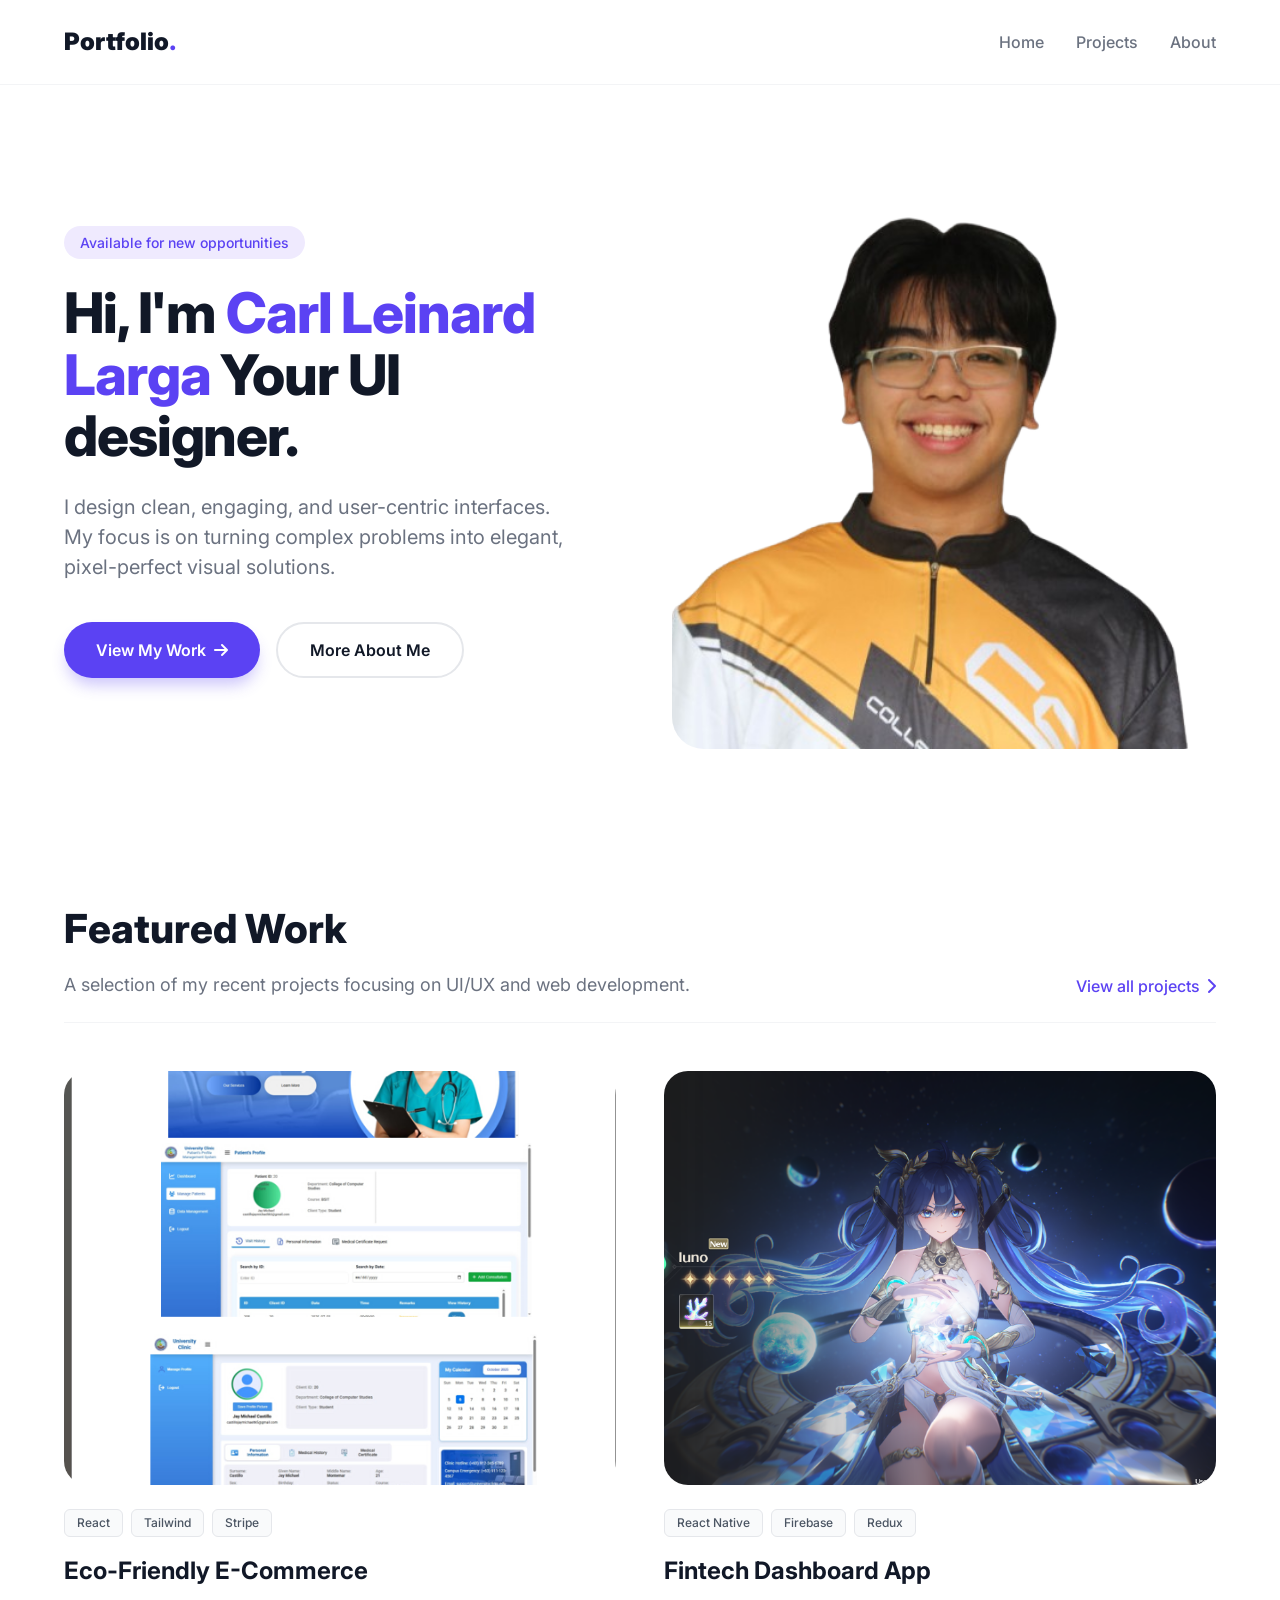
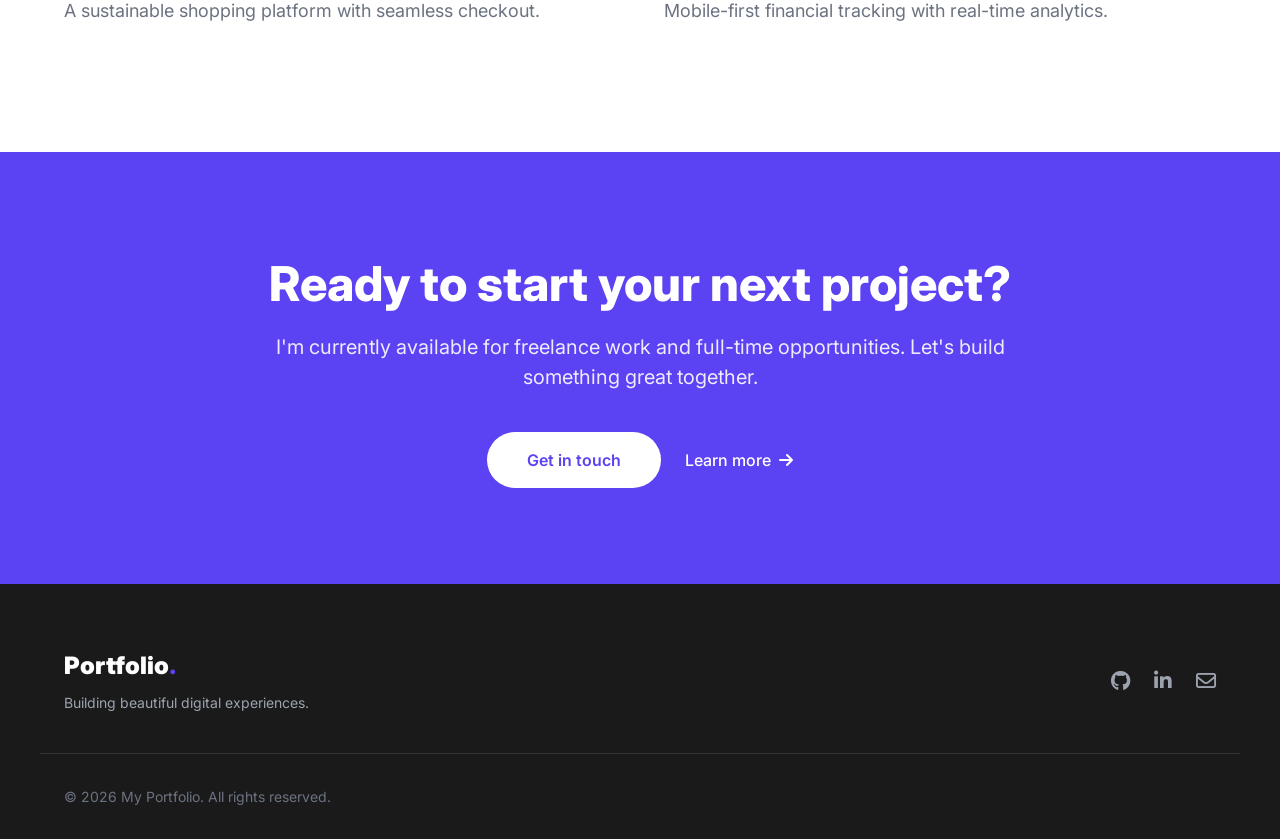
<file: index.html>
<!DOCTYPE html>
<html lang="en">
<head>
    <meta charset="UTF-8">
    <meta name="viewport" content="width=device-width, initial-scale=1.0">
    <title>My Portfolio</title>
    
    <link rel="stylesheet" href="https://cdnjs.cloudflare.com/ajax/libs/font-awesome/6.4.0/css/all.min.css">
    
    <link rel="stylesheet" href="style.css">

    <link rel="manifest" href="manifest.json">

    
</head>
<body>

    <header class="navbar">
        <div class="container nav-container">
            <a href="#" class="logo">Portfolio<span>.</span></a>
            
            <nav class="desktop-nav">
                <a href="#" class="active">Home</a>
                <a href="projects.html">Projects</a>
                <a href="about.html">About</a>
            </nav>

            <button id="mobile-menu-btn" class="menu-btn">
                <i class="fas fa-bars"></i>
            </button>
        </div>
    </header>

    <div id="mobile-menu" class="mobile-menu hidden">
        <a href="#" class="active mobile-link">Home</a>
        <a href="projects.html" class="mobile-link">Projects</a>
       <a href="about.html" class="mobile-link">About</a>
    </div>

    <section class="hero container">
        <div class="hero-content">
            <span class="badge">Available for new opportunities</span>
            <h1>Hi, I'm  <span>Carl Leinard Larga</span> Your UI designer.</h1>
            <p>I design clean, engaging, and user-centric interfaces. My focus is on turning complex problems into elegant, pixel-perfect visual solutions.</p>
            
            <div class="hero-buttons">
                <a href="projects.html" class="btn btn-primary">View My Work <i class="fas fa-arrow-right"></i></a>
                <a href="about.html" class="btn btn-secondary">More About Me</a>
            </div>
        </div>
        <div class="hero-image">
        <img src="images/Profile.jpg" alt="My Profile Picture">
        </div>
    </section>

    <section id="projects.html" class="projects container">
        <div class="section-header">
            <div>
                <h2>Featured Work</h2>
                <p>A selection of my recent projects focusing on UI/UX and web development.</p>
            </div>
            <a href="projects.html" class="view-all">View all projects <i class="fas fa-chevron-right"></i></a>
        </div>

        <div class="project-grid">
            <div class="project-card">
                <div class="project-image-wrapper bg-light-gray">
                   <img src="images/dump1.jpg" alt="Eco-Friendly E-Commerce">
                </div>
                <div class="tags">
                    <span>React</span>
                    <span>Tailwind</span>
                    <span>Stripe</span>
                </div>
                <h3>Eco-Friendly E-Commerce</h3>
                <p>A sustainable shopping platform with seamless checkout.</p>
            </div>

            <div class="project-card">
                <div class="project-image-wrapper bg-sand">
                     <img src="images/dump2.jpg" alt="Fintech Dashboard App">
                </div>
                <div class="tags">
                    <span>React Native</span>
                    <span>Firebase</span>
                    <span>Redux</span>
                </div>
                <h3>Fintech Dashboard App</h3>
                <p>Mobile-first financial tracking with real-time analytics.</p>
            </div>
        </div>
    </section>

    <section class="cta">
        <div class="cta-container">
            <h2>Ready to start your next project?</h2>
            <p>I'm currently available for freelance work and full-time opportunities. Let's build something great together.</p>
            <div class="cta-buttons">
                <a href="#" class="btn btn-white">Get in touch</a>
                <a href="#" class="learn-more">Learn more <i class="fas fa-arrow-right"></i></a>
            </div>
        </div>
    </section>

    <footer>
        <div class="footer-top container">
            <div class="footer-brand">
                <a href="#" class="logo text-white">Portfolio<span>.</span></a>
                <p>Building beautiful digital experiences.</p>
            </div>
            <div class="social-icons">
                <a href="#"><i class="fab fa-github"></i></a>
                <a href="#"><i class="fab fa-linkedin-in"></i></a>
                <a href="#"><i class="far fa-envelope"></i></a>
            </div>
        </div>
        <div class="footer-bottom container">
            <p>&copy; 2026 My Portfolio. All rights reserved.</p>
        </div>
    </footer>

    <script src="script.js"></script>
</body>
</html>
</file>
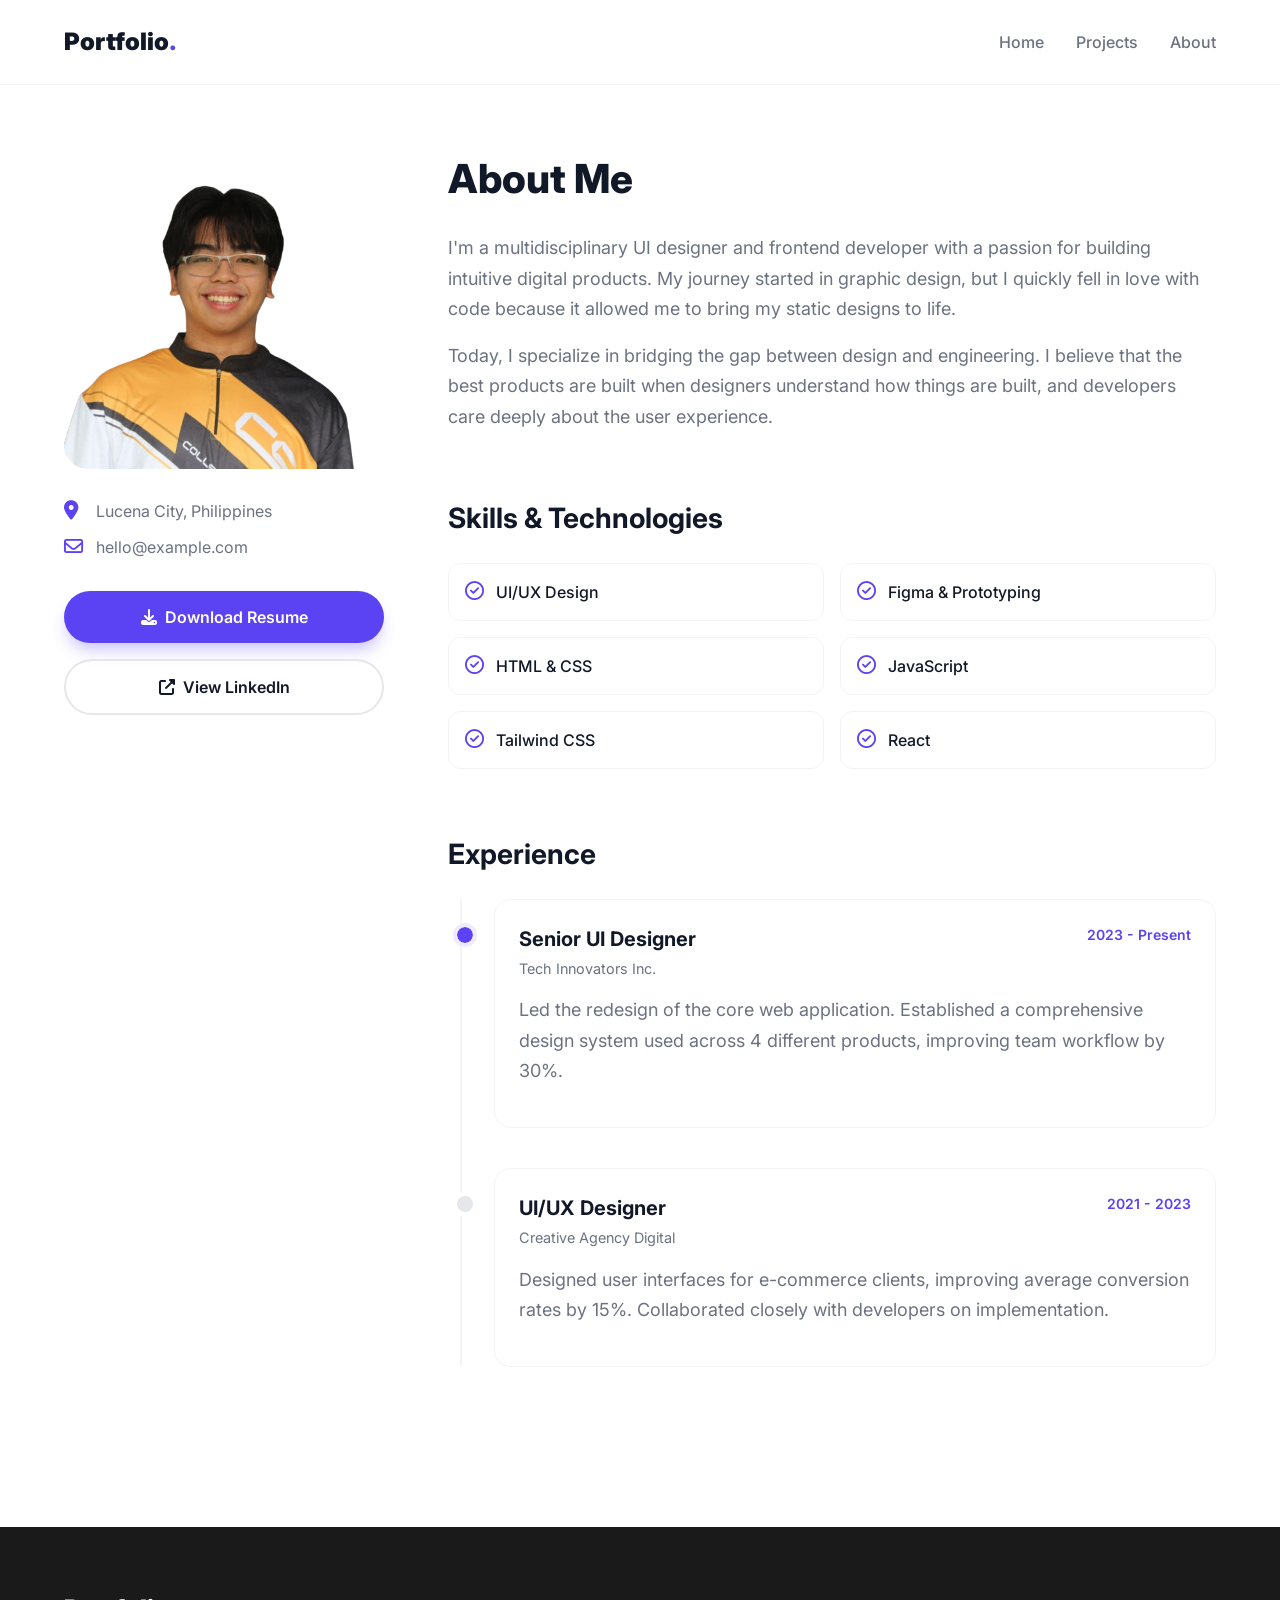
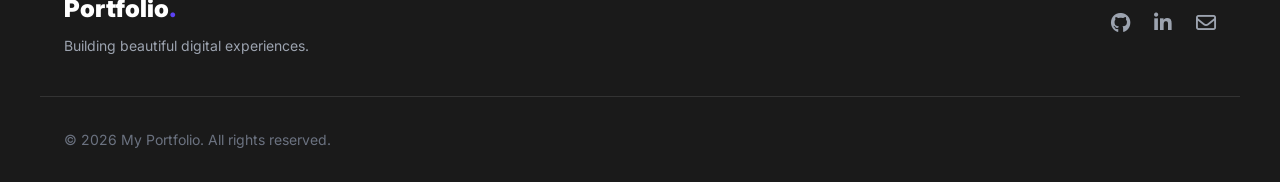
<file: about.html>
<!DOCTYPE html>
<html lang="en">
<head>
    <meta charset="UTF-8">
    <meta name="viewport" content="width=device-width, initial-scale=1.0">
    <title>About Me - Portfolio</title>
    
    <link rel="stylesheet" href="https://cdnjs.cloudflare.com/ajax/libs/font-awesome/6.4.0/css/all.min.css">
    <link rel="stylesheet" href="style.css">


    <link rel="manifest" href="manifest.json">


    
</head>
<body>

    <header class="navbar">
        <div class="container nav-container">
            <a href="index.html" class="logo">Portfolio<span>.</span></a>
            
            <nav class="desktop-nav">
                <a href="index.html">Home</a>
                <a href="index.html#projects">Projects</a>
                <a href="about.html" class="active">About</a>
            </nav>

            <button id="mobile-menu-btn" class="menu-btn">
                <i class="fas fa-bars"></i>
            </button>
        </div>
    </header>

    <div id="mobile-menu" class="mobile-menu hidden">
        <a href="index.html" class="mobile-link">Home</a>
        <a href="index.html#projects" class="mobile-link">Projects</a>
        <a href="about.html" class="active mobile-link">About</a>
    </div>

    <main class="container about-container">
        
        <aside class="about-sidebar">
            <div class="sidebar-image">
                <img src="images/Profile.jpg" alt="Carl Leinard Larga">
            </div>
            
            <div class="sidebar-info">
                <div class="info-item">
                    <i class="fas fa-location-dot"></i>
                    <span>Lucena City, Philippines</span>
                </div>
                <div class="info-item">
                    <i class="far fa-envelope"></i>
                    <span>hello@example.com</span>
                </div>
            </div>

            <div class="sidebar-actions">
                <a href="#" class="btn btn-primary full-width">
                    <i class="fas fa-download"></i> Download Resume
                </a>
                <a href="#" class="btn btn-secondary full-width">
                    <i class="fas fa-external-link-alt"></i> View LinkedIn
                </a>
            </div>
        </aside>

        <section class="about-content">
            
            <div class="about-section">
                <h2>About Me</h2>
                <p>I'm a multidisciplinary UI designer and frontend developer with a passion for building intuitive digital products. My journey started in graphic design, but I quickly fell in love with code because it allowed me to bring my static designs to life.</p>
                <p>Today, I specialize in bridging the gap between design and engineering. I believe that the best products are built when designers understand how things are built, and developers care deeply about the user experience.</p>
            </div>

            <div class="about-section">
                <h3>Skills & Technologies</h3>
                <div class="skills-grid">
                    <div class="skill-pill"><i class="far fa-check-circle text-brand"></i> UI/UX Design</div>
                    <div class="skill-pill"><i class="far fa-check-circle text-brand"></i> Figma & Prototyping</div>
                    <div class="skill-pill"><i class="far fa-check-circle text-brand"></i> HTML & CSS</div>
                    <div class="skill-pill"><i class="far fa-check-circle text-brand"></i> JavaScript</div>
                    <div class="skill-pill"><i class="far fa-check-circle text-brand"></i> Tailwind CSS</div>
                    <div class="skill-pill"><i class="far fa-check-circle text-brand"></i> React</div>
                </div>
            </div>

            <div class="about-section">
                <h3>Experience</h3>
                <div class="timeline">
                    
                    <div class="timeline-item">
                        <div class="timeline-dot active-dot"></div>
                        <div class="timeline-card">
                            <div class="timeline-header">
                                <h4>Senior UI Designer</h4>
                                <span class="timeline-date">2023 - Present</span>
                            </div>
                            <span class="timeline-company">Tech Innovators Inc.</span>
                            <p>Led the redesign of the core web application. Established a comprehensive design system used across 4 different products, improving team workflow by 30%.</p>
                        </div>
                    </div>

                    <div class="timeline-item">
                        <div class="timeline-dot"></div>
                        <div class="timeline-card">
                            <div class="timeline-header">
                                <h4>UI/UX Designer</h4>
                                <span class="timeline-date">2021 - 2023</span>
                            </div>
                            <span class="timeline-company">Creative Agency Digital</span>
                            <p>Designed user interfaces for e-commerce clients, improving average conversion rates by 15%. Collaborated closely with developers on implementation.</p>
                        </div>
                    </div>

                </div>
            </div>

        </section>
    </main>

    <footer>
        <div class="footer-top container">
            <div class="footer-brand">
                <a href="#" class="logo text-white">Portfolio<span>.</span></a>
                <p>Building beautiful digital experiences.</p>
            </div>
            <div class="social-icons">
                <a href="#"><i class="fab fa-github"></i></a>
                <a href="#"><i class="fab fa-linkedin-in"></i></a>
                <a href="#"><i class="far fa-envelope"></i></a>
            </div>
        </div>
        <div class="footer-bottom container">
            <p>&copy; 2026 My Portfolio. All rights reserved.</p>
        </div>
    </footer>

    <script src="script.js"></script>
</body>
</html>
</file>
<file: style.css>
/* Google Fonts */
@import url('https://fonts.googleapis.com/css2?family=Inter:wght@400;500;600;700;800&display=swap');

/* CSS Variables for easy color changes */
:root {
    --brand-color: #5B42F3;
    --brand-dark: #4A35C4;
    --brand-light: #EFEAFE;
    --text-main: #111827;
    --text-muted: #6B7280;
    --bg-white: #ffffff;
    --border-color: #f3f4f6;
}

/* Global Reset */
* {
    margin: 0;
    padding: 0;
    box-sizing: border-box;
}

body {
    font-family: 'Inter', sans-serif;
    color: var(--text-main);
    background-color: var(--bg-white);
    line-height: 1.5;
    overflow-x: hidden;
}

a {
    text-decoration: none;
}

/* Utility Classes */
.container {
    max-width: 1200px;
    margin: 0 auto;
    padding: 0 24px;
}

/* Typography */
h1 {
    font-size: 3.5rem;
    font-weight: 800;
    line-height: 1.1;
    margin-bottom: 1.5rem;
    letter-spacing: -0.02em;
}

h1 span, .logo span, .active {
    color: var(--brand-color);
}

h2 {
    font-size: 2.5rem;
    font-weight: 800;
    margin-bottom: 0.75rem;
}

/* Navigation */
.navbar {
    padding: 24px 0;
    position: sticky; /* Changed from relative to sticky */
    top: 0;           /* Tells the navbar to stick to the very top (0px) */
    z-index: 50;      /* Increased to make sure it stays above all images and text */
    background-color: var(--bg-white);
    
    /* Optional: Adds a subtle line underneath to separate it from scrolling content */
    border-bottom: 1px solid var(--border-color); 
}

.nav-container {
    display: flex;
    justify-content: space-between;
    align-items: center;
}

.logo {
    font-size: 1.5rem;
    font-weight: 900;
    color: var(--text-main);
}

.desktop-nav {
    display: flex;
    gap: 2rem;
}

.desktop-nav a {
    color: var(--text-muted);
    font-weight: 500;
    transition: color 0.3s ease;
}

.desktop-nav a:hover {
    color: var(--text-main);
}

.menu-btn {
    display: none;
    background: none;
    border: none;
    font-size: 1.5rem;
    color: var(--text-muted);
    cursor: pointer;
}

/* Mobile Menu */
.mobile-menu {
    position: absolute;
    top: 80px;
    left: 0;
    width: 100%;
    background-color: var(--bg-white);
    padding: 20px 24px;
    box-shadow: 0 10px 15px -3px rgba(0, 0, 0, 0.1);
    border-top: 1px solid var(--border-color);
    z-index: 10;
    display: flex;
    flex-direction: column;
    gap: 1rem;
}

.mobile-menu.hidden {
    display: none;
}

.mobile-link {
    color: var(--text-muted);
    font-weight: 500;
}

/* Hero Section */
.hero {
    display: flex;
    align-items: center;
    gap: 4rem;
    padding: 4rem 24px;
}

.hero-content {
    flex: 1;
}

.badge {
    display: inline-block;
    background-color: var(--brand-light);
    color: var(--brand-color);
    padding: 6px 16px;
    border-radius: 999px;
    font-size: 0.875rem;
    font-weight: 500;
    margin-bottom: 1.5rem;
}

.hero p {
    font-size: 1.25rem;
    color: var(--text-muted);
    margin-bottom: 2.5rem;
    max-width: 500px;
}

.hero-buttons {
    display: flex;
    gap: 1rem;
}

.btn {
    padding: 14px 32px;
    border-radius: 999px;
    font-weight: 600;
    display: flex;
    align-items: center;
    justify-content: center;
    gap: 8px;
    transition: all 0.3s ease;
}

.btn-primary {
    background-color: var(--brand-color);
    color: white;
    box-shadow: 0 10px 15px -3px rgba(91, 66, 243, 0.3);
}

.btn-primary:hover {
    background-color: var(--brand-dark);
}

.btn-secondary {
    background-color: transparent;
    color: var(--text-main);
    border: 2px solid #e5e7eb;
}

.btn-secondary:hover {
    border-color: #d1d5db;
}

.hero-image {
    flex: 1;
}

.hero-image img {
    width: 100%;
    height: 600px;
    object-fit: cover;
    border-radius: 2rem;
}

/* Featured Work Section */
.projects {
    padding: 5rem 24px;
}

.section-header {
    display: flex;
    justify-content: space-between;
    align-items: flex-end;
    border-bottom: 1px solid var(--border-color);
    padding-bottom: 1.5rem;
    margin-bottom: 3rem;
}

.section-header p {
    color: var(--text-muted);
    font-size: 1.125rem;
}

.view-all {
    color: var(--brand-color);
    font-weight: 500;
    display: flex;
    align-items: center;
    gap: 6px;
}

.view-all:hover {
    text-decoration: underline;
}

.project-grid {
    display: grid;
    grid-template-columns: repeat(auto-fit, minmax(350px, 1fr));
    gap: 3rem;
}

.project-card {
    cursor: pointer;
}

.project-image-wrapper {
    border-radius: 1.5rem;
    overflow: hidden;
    margin-bottom: 1.5rem;
    aspect-ratio: 4/3;
}

.bg-light-gray { background-color: #F5F5F7; }
.bg-sand { background-color: #E3DCD1; }

.project-image-wrapper img {
    width: 100%;
    height: 100%;
    object-fit: cover;
    transition: transform 0.5s ease;
}

.project-card:hover .project-image-wrapper img {
    transform: scale(1.05);
}

.tags {
    display: flex;
    flex-wrap: wrap;
    gap: 8px;
    margin-bottom: 1rem;
}

.tags span {
    padding: 4px 12px;
    background-color: #f9fafb;
    border: 1px solid #e5e7eb;
    color: #4b5563;
    font-size: 0.75rem;
    font-weight: 500;
    border-radius: 6px;
}

.project-card h3 {
    font-size: 1.5rem;
    margin-bottom: 0.5rem;
    transition: color 0.3s ease;
}

.project-card:hover h3 {
    color: var(--brand-color);
}

.project-card p {
    color: var(--text-muted);
    font-size: 1.125rem;
}

/* CTA Section */
.cta {
    background-color: var(--brand-color);
    padding: 6rem 24px;
    text-align: center;
    margin-top: 3rem;
}

.cta-container {
    max-width: 800px;
    margin: 0 auto;
}

.cta h2 {
    color: white;
    font-size: 3rem;
}

.cta p {
    color: var(--brand-light);
    font-size: 1.25rem;
    margin-bottom: 2.5rem;
}

.cta-buttons {
    display: flex;
    justify-content: center;
    align-items: center;
    gap: 1.5rem;
}

.btn-white {
    background-color: white;
    color: var(--brand-color);
    padding: 16px 40px;
}

.learn-more {
    color: white;
    font-weight: 500;
    display: flex;
    align-items: center;
    gap: 8px;
}

/* Footer */
footer {
    background-color: #1A1A1A;
    color: white;
    padding: 4rem 24px 2rem;
}

.footer-top {
    display: flex;
    justify-content: space-between;
    align-items: center;
    border-bottom: 1px solid #333;
    padding-bottom: 2.5rem;
    margin-bottom: 2rem;
}

.logo.text-white {
    color: white;
}

.footer-brand p {
    color: #9ca3af;
    font-size: 0.875rem;
    margin-top: 8px;
}

.social-icons {
    display: flex;
    gap: 1.5rem;
    font-size: 1.25rem;
}

.social-icons a {
    color: #9ca3af;
    transition: color 0.3s ease;
}

.social-icons a:hover {
    color: white;
}

.footer-bottom {
    color: #6b7280;
    font-size: 0.875rem;
}

/* Responsive Media Queries */
@media (max-width: 768px) {
    h1 { font-size: 2.5rem; }
    h2 { font-size: 2rem; }
    
    .desktop-nav { display: none; }
    .menu-btn { display: block; }
    
    .hero {
        flex-direction: column-reverse;
        padding: 2rem 24px;
        text-align: center;
    }
    
    .hero p {
        margin: 0 auto 2.5rem;
    }
    
    .hero-buttons {
        flex-direction: column;
    }
    
    .hero-image img {
        height: 400px;
    }

    .section-header {
        flex-direction: column;
        align-items: flex-start;
        gap: 1rem;
    }
    
    .cta-buttons {
        flex-direction: column;
    }
    
    .footer-top {
        flex-direction: column;
        align-items: flex-start;
        gap: 2rem;
    }
}

/* =========================================
   ABOUT PAGE STYLES
   ========================================= */

.about-container {
    display: grid;
    grid-template-columns: 320px 1fr; /* Left sidebar 320px, right content takes the rest */
    gap: 4rem;
    margin-top: 4rem;
    margin-bottom: 6rem;
    align-items: start; /* CRITICAL: Allows the sidebar to be sticky */
}

/* Sidebar (Sticky) */
.about-sidebar {
    position: sticky;
    top: 120px; /* Sticks 120px from the top of the screen */
}

.sidebar-image img {
    width: 100%;
    height: 320px;
    object-fit: cover;
    border-radius: 1.5rem;
    margin-bottom: 1.5rem;
}

.sidebar-info {
    margin-bottom: 2rem;
}

.info-item {
    display: flex;
    align-items: center;
    gap: 12px;
    color: var(--text-muted);
    margin-bottom: 12px;
}

.info-item i {
    color: var(--brand-color);
    font-size: 1.2rem;
    width: 20px;
}

.sidebar-actions {
    display: flex;
    flex-direction: column;
    gap: 1rem;
}

.full-width {
    width: 100%;
}

/* Right Content */
.about-section {
    margin-bottom: 4rem;
}

.about-section h2 {
    font-size: 2.5rem;
    margin-bottom: 1.5rem;
}

.about-section h3 {
    font-size: 1.75rem;
    margin-bottom: 1.5rem;
}

.about-section p {
    color: var(--text-muted);
    font-size: 1.125rem;
    margin-bottom: 1rem;
    line-height: 1.7;
}

/* Skills Grid */
.skills-grid {
    display: grid;
    grid-template-columns: repeat(2, 1fr);
    gap: 1rem;
}

.skill-pill {
    display: flex;
    align-items: center;
    gap: 12px;
    padding: 16px;
    border: 1px solid var(--border-color);
    border-radius: 0.75rem;
    font-weight: 500;
}

.text-brand {
    color: var(--brand-color);
    font-size: 1.2rem;
}

/* Experience Timeline */
.timeline {
    border-left: 2px solid var(--border-color);
    margin-left: 12px;
    padding-left: 32px;
}

.timeline-item {
    position: relative;
    margin-bottom: 2.5rem;
}

/* The dot on the timeline */
.timeline-dot {
    position: absolute;
    left: -41px; /* Aligns dot perfectly over the border line */
    top: 24px;
    width: 16px;
    height: 16px;
    background-color: #e5e7eb;
    border-radius: 50%;
    border: 4px solid white;
    box-sizing: content-box;
}

.active-dot {
    background-color: var(--brand-color);
    background-clip: padding-box;
    border: 4px solid var(--brand-light);
}

.timeline-card {
    border: 1px solid var(--border-color);
    border-radius: 1rem;
    padding: 24px;
}

.timeline-header {
    display: flex;
    justify-content: space-between;
    align-items: flex-start;
    margin-bottom: 4px;
}

.timeline-header h4 {
    font-size: 1.25rem;
    font-weight: 700;
}

.timeline-date {
    color: var(--brand-color);
    font-weight: 600;
    font-size: 0.875rem;
}

.timeline-company {
    display: block;
    color: var(--text-muted);
    margin-bottom: 1rem;
    font-size: 0.9rem;
}

/* Responsive adjustments for mobile */
@media (max-width: 900px) {
    .about-container {
        grid-template-columns: 1fr; /* Stacks everything to one column */
        gap: 2rem;
    }
    
    .about-sidebar {
        position: static; /* Removes sticky behavior on small screens */
    }

    .sidebar-image img {
        height: auto;
        aspect-ratio: 1/1;
        max-width: 400px;
    }

    .skills-grid {
        grid-template-columns: 1fr; /* One column skills on mobile */
    }
}



/* =========================================
   PROJECTS PAGE STYLES
   ========================================= */

.page-header {
    margin-top: 4rem;
    margin-bottom: 4rem;
    /* Removed max-width here so the container aligns with the grid */
}

.page-header h1 {
    font-size: 4rem;
    margin-bottom: 1rem;
}

.page-header p {
    font-size: 1.25rem;
    color: var(--text-muted);
    line-height: 1.6;
    max-width: 800px; /* Moved max-width here so only the text is restricted, keeping it left-aligned */
}

.projects-page {
    margin-bottom: 6rem;
}

/* Enhancing the existing Project Card for the Projects Page */
.project-links {
    display: flex;
    gap: 1.5rem;
    margin-top: 1.5rem;
    padding-top: 1.5rem;
    border-top: 1px solid var(--border-color);
}

.project-link {
    display: flex;
    align-items: center;
    gap: 8px;
    font-size: 0.95rem;
    font-weight: 600;
    color: var(--brand-color);
    transition: opacity 0.3s ease;
}

.project-link:hover {
    opacity: 0.7;
}

/* Optional: Make the source code link gray like the screenshot */
.project-link.text-muted {
    color: var(--text-muted);
}
.project-link.text-muted:hover {
    color: var(--text-main);
}
</file>
